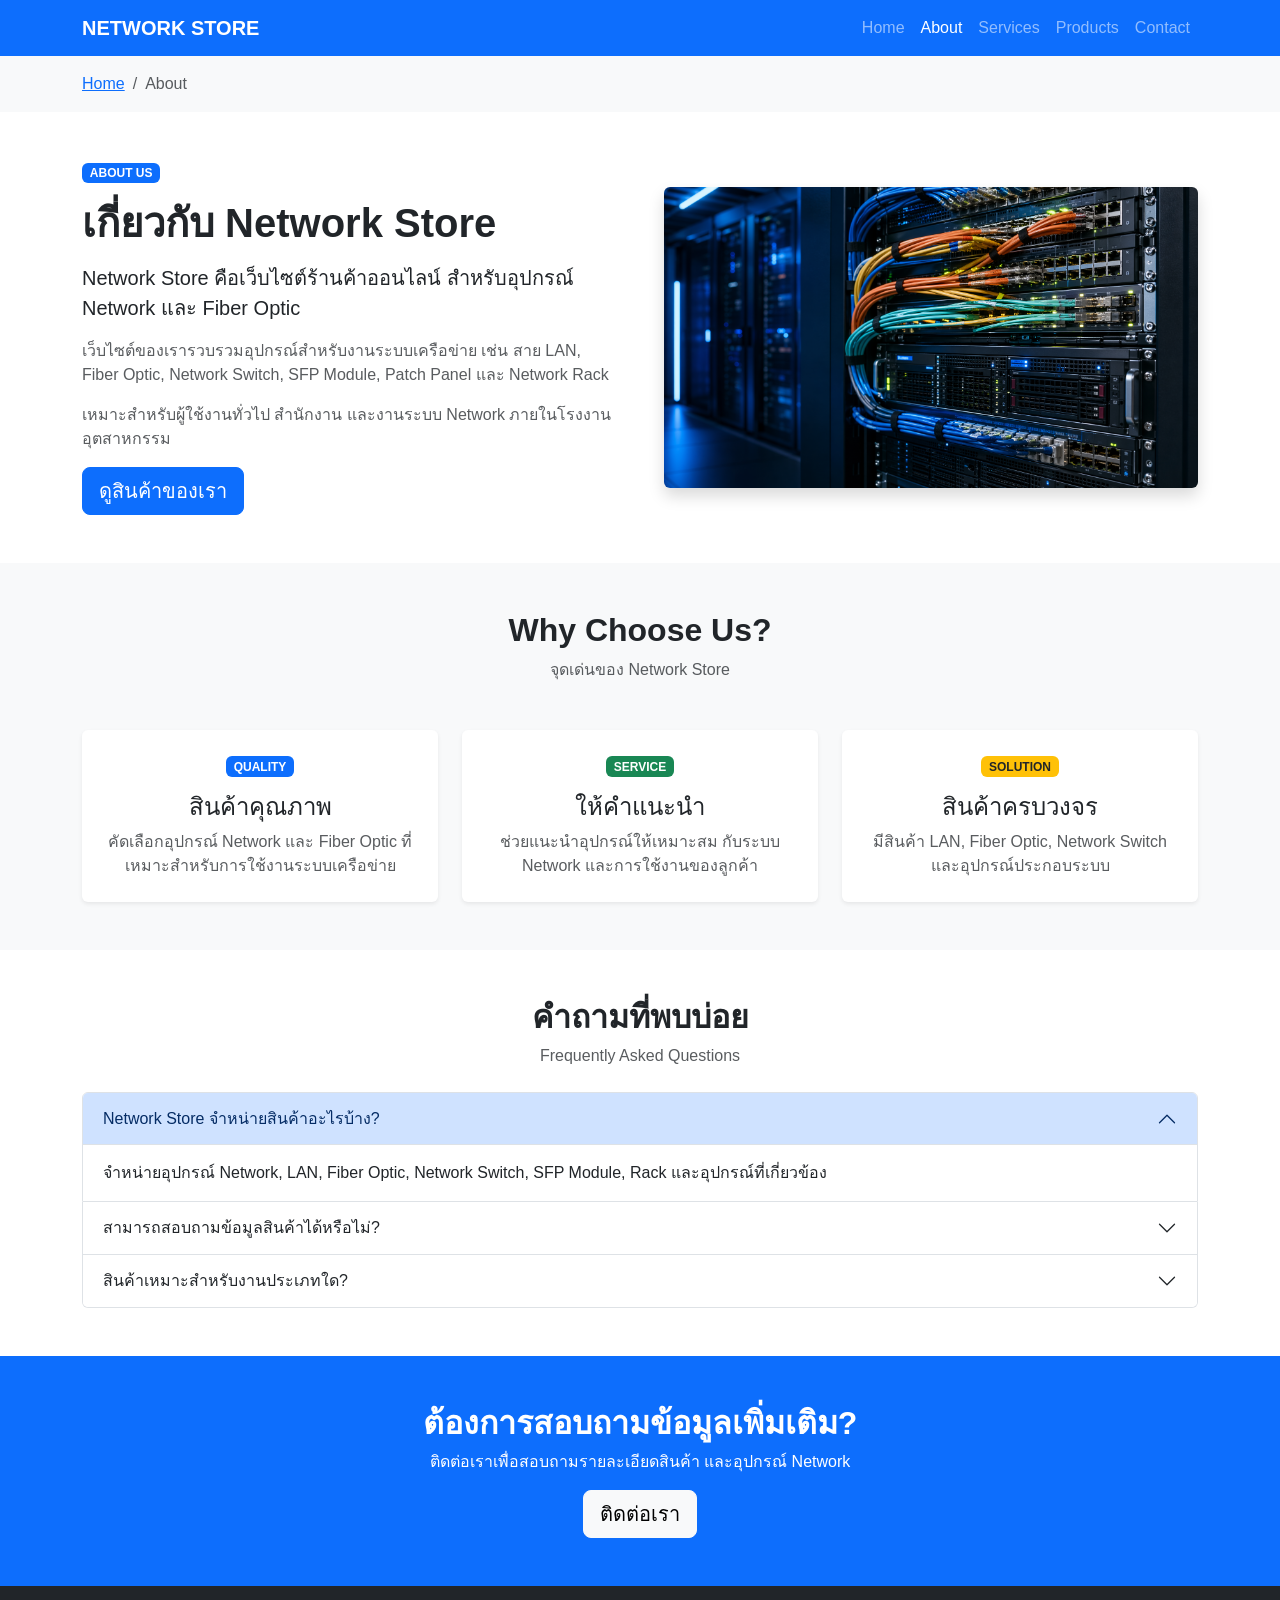
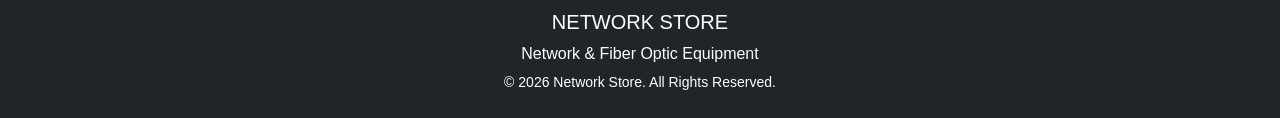
<file: about.html>
<!DOCTYPE html>

<!-- กำหนดภาษาหลักของเว็บไซต์เป็นภาษาไทย -->
<html lang="th">

<head>

    <!-- รองรับตัวอักษรภาษาไทย -->
    <meta charset="UTF-8">

    <!-- ทำให้เว็บไซต์ Responsive บนมือถือและ Tablet -->
    <meta name="viewport" content="width=device-width, initial-scale=1.0">

    <!-- ชื่อที่แสดงบน Tab ของ Browser -->
    <title>Network Store | About</title>


    <!-- ====================================================== -->
    <!-- BOOTSTRAP 5 CSS -->
    <!-- เรียกใช้ Bootstrap ผ่าน CDN -->
    <!-- ====================================================== -->
    <link href="https://cdn.jsdelivr.net/npm/bootstrap@5.3.8/dist/css/bootstrap.min.css"
          rel="stylesheet">


    <!-- ====================================================== -->
    <!-- CUSTOM CSS -->
    <!-- เรียกใช้ CSS ที่เราเขียนเอง -->
    <!-- ====================================================== -->
    <link rel="stylesheet" href="css/style.css">

</head>


<body>


<!-- ====================================================== -->
<!-- NAVBAR -->
<!-- เมนูหลักด้านบนของเว็บไซต์ -->
<!-- ====================================================== -->

<!--
navbar           = Bootstrap Navbar
navbar-expand-lg = หน้าจอใหญ่แสดงเมนูปกติ
                    หน้าจอเล็กเปลี่ยนเป็น Hamburger Menu
navbar-dark      = รูปแบบข้อความสำหรับพื้นหลังเข้ม
bg-primary       = พื้นหลังสี Primary
sticky-top       = Navbar ติดด้านบนเมื่อ Scroll
-->
<nav class="navbar navbar-expand-lg navbar-dark bg-primary sticky-top">

    <div class="container">

        <!-- ชื่อเว็บไซต์ / Logo -->
        <a class="navbar-brand fw-bold" href="index.html">
            NETWORK STORE
        </a>


        <!-- ปุ่ม Hamburger Menu สำหรับหน้าจอขนาดเล็ก -->
        <button class="navbar-toggler"
                type="button"
                data-bs-toggle="collapse"
                data-bs-target="#navbarMenu">

            <span class="navbar-toggler-icon"></span>

        </button>


        <!-- เมนูที่จะย่อ/ขยายเมื่ออยู่บน Mobile -->
        <div class="collapse navbar-collapse" id="navbarMenu">

            <!-- ms-auto = จัดเมนูไปทางขวา -->
            <ul class="navbar-nav ms-auto">


                <!-- Home -->
                <li class="nav-item">
                    <a class="nav-link" href="index.html">
                        Home
                    </a>
                </li>


                <!-- About -->
                <!-- active แสดงว่าปัจจุบันอยู่หน้า About -->
                <li class="nav-item">
                    <a class="nav-link active" href="about.html">
                        About
                    </a>
                </li>


                <!-- Services -->
                <li class="nav-item">
                    <a class="nav-link" href="services.html">
                        Services
                    </a>
                </li>


                <!-- Products -->
                <li class="nav-item">
                    <a class="nav-link" href="product.html">
                        Products
                    </a>
                </li>


                <!-- Contact -->
                <li class="nav-item">
                    <a class="nav-link" href="contact.html">
                        Contact
                    </a>
                </li>

            </ul>

        </div>

    </div>

</nav>



<!-- ====================================================== -->
<!-- BREADCRUMB -->
<!-- ใช้แสดงตำแหน่งของหน้าปัจจุบัน -->
<!-- เช่น Home > About -->
<!-- ====================================================== -->

<section class="bg-light py-3">

    <div class="container">

        <nav aria-label="breadcrumb">

            <ol class="breadcrumb mb-0">

                <!-- Link กลับหน้า Home -->
                <li class="breadcrumb-item">
                    <a href="index.html">Home</a>
                </li>

                <!-- หน้าปัจจุบัน -->
                <li class="breadcrumb-item active"
                    aria-current="page">
                    About
                </li>

            </ol>

        </nav>

    </div>

</section>



<!-- ====================================================== -->
<!-- ABOUT HEADER -->
<!-- ส่วนหัวของหน้า About -->
<!-- ====================================================== -->

<section class="py-5">

    <div class="container">

        <!-- Bootstrap Grid -->
        <div class="row align-items-center g-5">


            <!-- ================================================= -->
            <!-- ฝั่งซ้าย : ข้อความเกี่ยวกับร้าน -->
            <!-- ================================================= -->

            <!--
            col-lg-6 หมายถึง
            หน้าจอ Large ใช้พื้นที่ 6 จาก 12 Column
            หรือครึ่งหนึ่งของหน้าจอ
            -->
            <div class="col-lg-6">


                <!-- Badge -->
                <span class="badge bg-primary mb-3">
                    ABOUT US
                </span>


                <!-- หัวข้อหลัก -->
                <h1 class="fw-bold mb-3">
                    เกี่ยวกับ Network Store
                </h1>


                <!-- คำอธิบายเว็บไซต์ -->
                <p class="lead">
                    Network Store คือเว็บไซต์ร้านค้าออนไลน์
                    สำหรับอุปกรณ์ Network และ Fiber Optic
                </p>


                <p class="text-muted">

                    เว็บไซต์ของเรารวบรวมอุปกรณ์สำหรับงานระบบเครือข่าย
                    เช่น สาย LAN, Fiber Optic, Network Switch,
                    SFP Module, Patch Panel และ Network Rack

                </p>


                <p class="text-muted">

                    เหมาะสำหรับผู้ใช้งานทั่วไป สำนักงาน
                    และงานระบบ Network ภายในโรงงานอุตสาหกรรม

                </p>


                <!--
                Button ของ Bootstrap
                เมื่อกดจะไปหน้า Products
                -->
                <a href="product.html"
                   class="btn btn-primary btn-lg">

                    ดูสินค้าของเรา

                </a>

            </div>



            <!-- ================================================= -->
            <!-- ฝั่งขวา : รูปภาพ -->
            <!-- ================================================= -->

            <div class="col-lg-6 text-center">


                <!--
                img-fluid = รูป Responsive
                rounded   = มุมรูปโค้ง
                shadow    = เพิ่มเงา
                -->
                <img src="images/about-network.png"
                     class="img-fluid rounded shadow"
                     alt="Network Equipment">

            </div>

        </div>

    </div>

</section>



<!-- ====================================================== -->
<!-- INFORMATION CARDS -->
<!-- Card แสดงจุดเด่นของเว็บไซต์ -->
<!-- ====================================================== -->

<section class="bg-light py-5">

    <div class="container">


        <!-- หัวข้อ -->
        <div class="text-center mb-5">

            <h2 class="fw-bold">
                Why Choose Us?
            </h2>

            <p class="text-muted">
                จุดเด่นของ Network Store
            </p>

        </div>



        <!-- Bootstrap Grid -->
        <div class="row g-4">


            <!-- ================================================= -->
            <!-- CARD 1 -->
            <!-- ================================================= -->

            <div class="col-md-4">

                <!--
                h-100     = Card สูงเท่ากัน
                shadow-sm = เพิ่มเงาเล็กน้อย
                -->
                <div class="card h-100 shadow-sm text-center">

                    <div class="card-body p-4">

                        <!-- Badge -->
                        <span class="badge bg-primary mb-3">
                            QUALITY
                        </span>

                        <h4 class="card-title">
                            สินค้าคุณภาพ
                        </h4>

                        <p class="card-text text-muted">

                            คัดเลือกอุปกรณ์ Network และ Fiber Optic
                            ที่เหมาะสำหรับการใช้งานระบบเครือข่าย

                        </p>

                    </div>

                </div>

            </div>



            <!-- ================================================= -->
            <!-- CARD 2 -->
            <!-- ================================================= -->

            <div class="col-md-4">

                <div class="card h-100 shadow-sm text-center">

                    <div class="card-body p-4">

                        <span class="badge bg-success mb-3">
                            SERVICE
                        </span>

                        <h4 class="card-title">
                            ให้คำแนะนำ
                        </h4>

                        <p class="card-text text-muted">

                            ช่วยแนะนำอุปกรณ์ให้เหมาะสม
                            กับระบบ Network และการใช้งานของลูกค้า

                        </p>

                    </div>

                </div>

            </div>



            <!-- ================================================= -->
            <!-- CARD 3 -->
            <!-- ================================================= -->

            <div class="col-md-4">

                <div class="card h-100 shadow-sm text-center">

                    <div class="card-body p-4">

                        <span class="badge bg-warning text-dark mb-3">
                            SOLUTION
                        </span>

                        <h4 class="card-title">
                            สินค้าครบวงจร
                        </h4>

                        <p class="card-text text-muted">

                            มีสินค้า LAN, Fiber Optic,
                            Network Switch และอุปกรณ์ประกอบระบบ

                        </p>

                    </div>

                </div>

            </div>


        </div>

    </div>

</section>



<!-- ====================================================== -->
<!-- ACCORDION -->
<!-- Component สำหรับซ่อน/แสดงข้อมูล -->
<!-- ====================================================== -->

<section class="py-5">

    <div class="container">


        <!-- หัวข้อ -->
        <div class="text-center mb-4">

            <h2 class="fw-bold">
                คำถามที่พบบ่อย
            </h2>

            <p class="text-muted">
                Frequently Asked Questions
            </p>

        </div>



        <!-- Accordion หลัก -->
        <div class="accordion"
             id="aboutAccordion">


            <!-- ================================================= -->
            <!-- ACCORDION ITEM 1 -->
            <!-- ================================================= -->

            <div class="accordion-item">

                <h2 class="accordion-header">

                    <!--
                    data-bs-toggle="collapse"
                    ใช้ JavaScript ของ Bootstrap
                    เพื่อเปิด/ปิดเนื้อหา
                    -->
                    <button class="accordion-button"
                            type="button"
                            data-bs-toggle="collapse"
                            data-bs-target="#collapseOne">

                        Network Store จำหน่ายสินค้าอะไรบ้าง?

                    </button>

                </h2>


                <!-- เนื้อหาที่เปิด/ปิด -->
                <!-- show = เปิดรายการแรกไว้เป็นค่าเริ่มต้น -->
                <div id="collapseOne"
                     class="accordion-collapse collapse show"
                     data-bs-parent="#aboutAccordion">

                    <div class="accordion-body">

                        จำหน่ายอุปกรณ์ Network, LAN,
                        Fiber Optic, Network Switch,
                        SFP Module, Rack และอุปกรณ์ที่เกี่ยวข้อง

                    </div>

                </div>

            </div>



            <!-- ================================================= -->
            <!-- ACCORDION ITEM 2 -->
            <!-- ================================================= -->

            <div class="accordion-item">

                <h2 class="accordion-header">

                    <button class="accordion-button collapsed"
                            type="button"
                            data-bs-toggle="collapse"
                            data-bs-target="#collapseTwo">

                        สามารถสอบถามข้อมูลสินค้าได้หรือไม่?

                    </button>

                </h2>


                <div id="collapseTwo"
                     class="accordion-collapse collapse"
                     data-bs-parent="#aboutAccordion">

                    <div class="accordion-body">

                        สามารถสอบถามรายละเอียดสินค้า
                        ผ่านหน้า Contact ของเว็บไซต์ได้

                    </div>

                </div>

            </div>



            <!-- ================================================= -->
            <!-- ACCORDION ITEM 3 -->
            <!-- ================================================= -->

            <div class="accordion-item">

                <h2 class="accordion-header">

                    <button class="accordion-button collapsed"
                            type="button"
                            data-bs-toggle="collapse"
                            data-bs-target="#collapseThree">

                        สินค้าเหมาะสำหรับงานประเภทใด?

                    </button>

                </h2>


                <div id="collapseThree"
                     class="accordion-collapse collapse"
                     data-bs-parent="#aboutAccordion">

                    <div class="accordion-body">

                        เหมาะสำหรับบ้าน สำนักงาน
                        ระบบ CCTV และระบบ Network
                        ภายในโรงงานอุตสาหกรรม

                    </div>

                </div>

            </div>


        </div>

    </div>

</section>



<!-- ====================================================== -->
<!-- CALL TO ACTION -->
<!-- ชักชวนผู้ใช้งานให้ไปหน้า Contact -->
<!-- ====================================================== -->

<section class="bg-primary text-white py-5">

    <div class="container text-center">

        <h2 class="fw-bold">
            ต้องการสอบถามข้อมูลเพิ่มเติม?
        </h2>

        <p>
            ติดต่อเราเพื่อสอบถามรายละเอียดสินค้า
            และอุปกรณ์ Network
        </p>


        <!-- Button ไปหน้า Contact -->
        <a href="contact.html"
           class="btn btn-light btn-lg">

            ติดต่อเรา

        </a>

    </div>

</section>



<!-- ====================================================== -->
<!-- FOOTER -->
<!-- ส่วนล่างของเว็บไซต์ -->
<!-- ====================================================== -->

<footer class="bg-dark text-white py-4">

    <div class="container text-center">

        <h5>
            NETWORK STORE
        </h5>

        <p class="mb-1">
            Network & Fiber Optic Equipment
        </p>

        <small>
            © 2026 Network Store. All Rights Reserved.
        </small>

    </div>

</footer>



<!-- ====================================================== -->
<!-- BOOTSTRAP JAVASCRIPT -->
<!-- ====================================================== -->

<!--
Bootstrap JavaScript Bundle

ทำให้ Component ที่ต้องใช้ JavaScript ทำงาน เช่น

- Hamburger Menu
- Accordion
- Modal
- Carousel
- Dropdown
-->
<script src="https://cdn.jsdelivr.net/npm/bootstrap@5.3.8/dist/js/bootstrap.bundle.min.js">
</script>


</body>
</html>
</file>
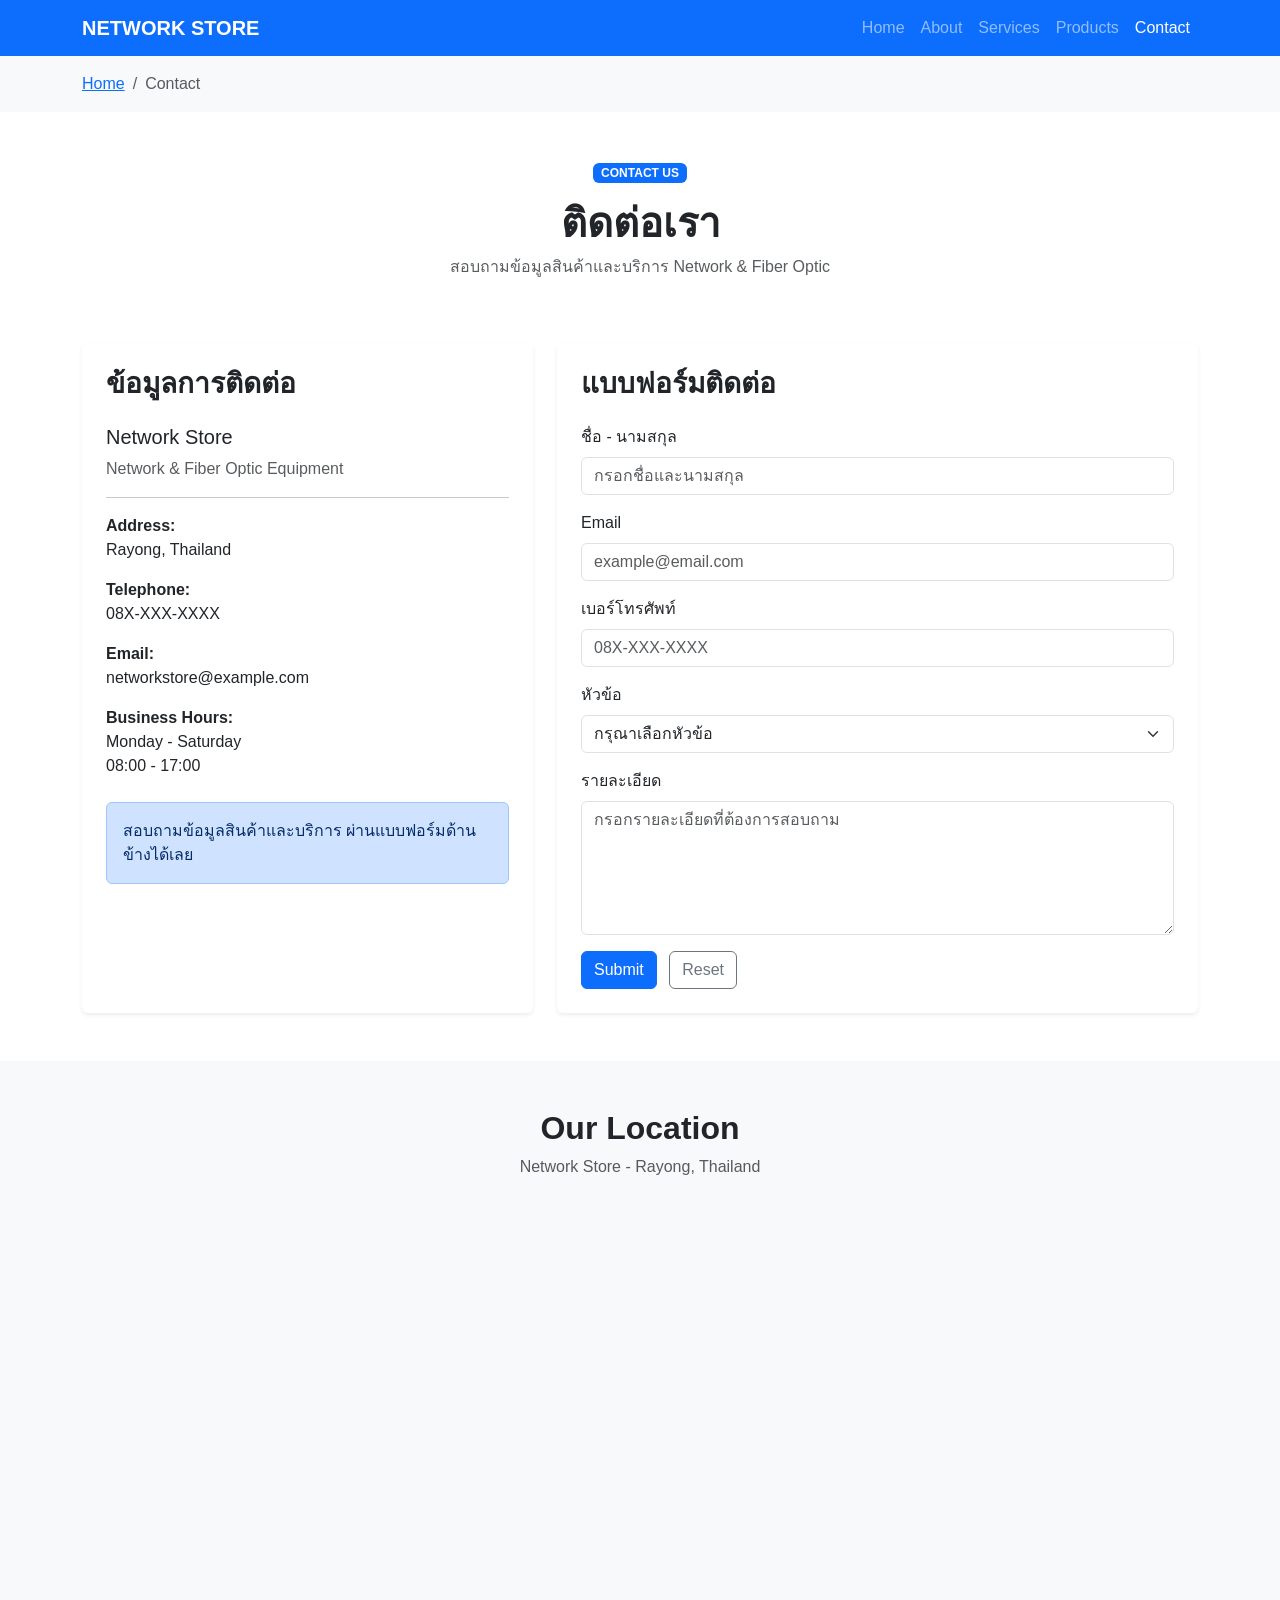
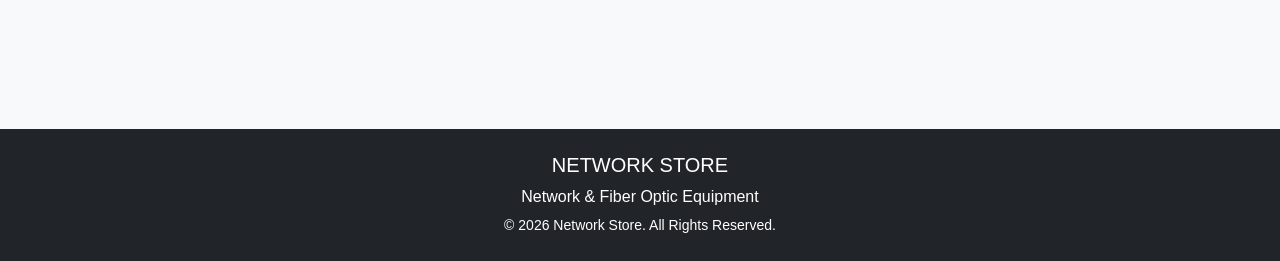
<file: contact.html>
<!DOCTYPE html>
<html lang="th">

<head>

    <!-- รองรับตัวอักษรภาษาไทย -->
    <meta charset="UTF-8">

    <!-- ทำให้เว็บไซต์ Responsive บน Desktop / Tablet / Mobile -->
    <meta name="viewport" content="width=device-width, initial-scale=1.0">

    <!-- ชื่อที่แสดงบน Tab ของ Browser -->
    <title>Network Store | Contact</title>

    <!-- เรียกใช้งาน Bootstrap 5 CSS ผ่าน CDN -->
    <link href="https://cdn.jsdelivr.net/npm/bootstrap@5.3.8/dist/css/bootstrap.min.css"
          rel="stylesheet">

    <!-- เรียกใช้ CSS ที่เราเขียนเอง -->
    <link rel="stylesheet" href="css/style.css">

</head>


<body>


<!-- ====================================================== -->
<!-- NAVBAR : เมนูหลักด้านบนของเว็บไซต์ -->
<!-- ====================================================== -->

<nav class="navbar navbar-expand-lg navbar-dark bg-primary sticky-top">

    <div class="container">

        <!-- ชื่อเว็บไซต์ / Brand -->
        <a class="navbar-brand fw-bold" href="index.html">
            NETWORK STORE
        </a>

        <!--
        ปุ่ม Hamburger Menu
        จะแสดงเมื่อเปิดเว็บไซต์บนหน้าจอขนาดเล็ก
        -->
        <button class="navbar-toggler"
                type="button"
                data-bs-toggle="collapse"
                data-bs-target="#navbarMenu">

            <span class="navbar-toggler-icon"></span>

        </button>


        <!-- เมนูหลัก -->
        <div class="collapse navbar-collapse" id="navbarMenu">

            <!-- ms-auto = จัดเมนูไปด้านขวา -->
            <ul class="navbar-nav ms-auto">

                <li class="nav-item">
                    <a class="nav-link" href="index.html">
                        Home
                    </a>
                </li>

                <li class="nav-item">
                    <a class="nav-link" href="about.html">
                        About
                    </a>
                </li>

                <li class="nav-item">
                    <a class="nav-link" href="services.html">
                        Services
                    </a>
                </li>

                <li class="nav-item">
                    <a class="nav-link" href="product.html">
                        Products
                    </a>
                </li>

                <!--
                active หมายถึง
                ขณะนี้ผู้ใช้อยู่หน้า Contact
                -->
                <li class="nav-item">
                    <a class="nav-link active" href="contact.html">
                        Contact
                    </a>
                </li>

            </ul>

        </div>

    </div>

</nav>



<!-- ====================================================== -->
<!-- BREADCRUMB -->
<!-- แสดงตำแหน่งของหน้าปัจจุบัน -->
<!-- Home > Contact -->
<!-- ====================================================== -->

<section class="bg-light py-3">

    <div class="container">

        <nav aria-label="breadcrumb">

            <ol class="breadcrumb mb-0">

                <!-- กลับหน้า Home -->
                <li class="breadcrumb-item">
                    <a href="index.html">
                        Home
                    </a>
                </li>

                <!-- หน้าปัจจุบัน -->
                <li class="breadcrumb-item active"
                    aria-current="page">

                    Contact

                </li>

            </ol>

        </nav>

    </div>

</section>



<!-- ====================================================== -->
<!-- CONTACT HEADER -->
<!-- ส่วนหัวของหน้า Contact -->
<!-- ====================================================== -->

<section class="py-5 text-center">

    <div class="container">

        <!-- Bootstrap Badge -->
        <span class="badge bg-primary mb-3">
            CONTACT US
        </span>

        <!-- หัวข้อหลัก -->
        <h1 class="fw-bold">
            ติดต่อเรา
        </h1>

        <!-- คำอธิบาย -->
        <p class="text-muted">

            สอบถามข้อมูลสินค้าและบริการ
            Network & Fiber Optic

        </p>

    </div>

</section>



<!-- ====================================================== -->
<!-- CONTACT SECTION -->
<!-- แบ่งเป็น 2 Column -->
<!-- ซ้าย = ข้อมูลติดต่อ -->
<!-- ขวา = Contact Form -->
<!-- ====================================================== -->

<section class="pb-5">

    <div class="container">

        <!--
        row = Bootstrap Grid
        g-4 = ระยะห่างระหว่าง Column
        -->
        <div class="row g-4">


            <!-- ================================================= -->
            <!-- LEFT : CONTACT INFORMATION -->
            <!-- ================================================= -->

            <!--
            col-lg-5 =
            บนหน้าจอขนาดใหญ่ใช้พื้นที่ 5 จาก 12 Column
            -->
            <div class="col-lg-5">

                <!-- Card ข้อมูลติดต่อ -->
                <div class="card shadow-sm h-100">

                    <div class="card-body p-4">

                        <h3 class="fw-bold mb-4">
                            ข้อมูลการติดต่อ
                        </h3>


                        <!-- ชื่อร้าน -->
                        <h5>
                            Network Store
                        </h5>

                        <p class="text-muted">
                            Network & Fiber Optic Equipment
                        </p>

                        <hr>


                        <!-- ที่อยู่ -->
                        <p>
                            <strong>Address:</strong><br>

                            Rayong, Thailand
                        </p>


                        <!-- เบอร์โทรศัพท์ -->
                        <p>
                            <strong>Telephone:</strong><br>

                            08X-XXX-XXXX
                        </p>


                        <!-- Email -->
                        <p>
                            <strong>Email:</strong><br>

                            networkstore@example.com
                        </p>


                        <!-- เวลาทำการ -->
                        <p>
                            <strong>Business Hours:</strong><br>

                            Monday - Saturday<br>
                            08:00 - 17:00
                        </p>


                        <!-- Bootstrap Alert -->
                        <!-- ใช้สำหรับแสดงข้อความที่ต้องการเน้น -->
                        <div class="alert alert-primary mt-4"
                             role="alert">

                            สอบถามข้อมูลสินค้าและบริการ
                            ผ่านแบบฟอร์มด้านข้างได้เลย

                        </div>

                    </div>

                </div>

            </div>



            <!-- ================================================= -->
            <!-- RIGHT : CONTACT FORM -->
            <!-- ================================================= -->

            <!--
            col-lg-7 =
            หน้าจอขนาดใหญ่ใช้พื้นที่ 7 จาก 12 Column
            -->
            <div class="col-lg-7">

                <div class="card shadow-sm">

                    <div class="card-body p-4">

                        <h3 class="fw-bold mb-4">
                            แบบฟอร์มติดต่อ
                        </h3>


                        <!--
                        form = แบบฟอร์มรับข้อมูลจากผู้ใช้งาน

                        action="#"
                        ตอนนี้ยังไม่มี Backend
                        จึงยังไม่ได้ส่งข้อมูลไป Database
                        -->
                        <form action="#">


                            <!-- ================================= -->
                            <!-- NAME -->
                            <!-- ================================= -->

                            <div class="mb-3">

                                <!-- Label ของช่องชื่อ -->
                                <label for="fullname"
                                       class="form-label">

                                    ชื่อ - นามสกุล

                                </label>


                                <!--
                                form-control =
                                Bootstrap Class สำหรับช่อง Input
                                -->
                                <input type="text"
                                       class="form-control"
                                       id="fullname"
                                       placeholder="กรอกชื่อและนามสกุล"
                                       required>

                            </div>



                            <!-- ================================= -->
                            <!-- EMAIL -->
                            <!-- ================================= -->

                            <div class="mb-3">

                                <label for="email"
                                       class="form-label">

                                    Email

                                </label>


                                <!--
                                type="email"
                                Browser จะช่วยตรวจรูปแบบ Email
                                -->
                                <input type="email"
                                       class="form-control"
                                       id="email"
                                       placeholder="example@email.com"
                                       required>

                            </div>



                            <!-- ================================= -->
                            <!-- TELEPHONE -->
                            <!-- ================================= -->

                            <div class="mb-3">

                                <label for="phone"
                                       class="form-label">

                                    เบอร์โทรศัพท์

                                </label>


                                <!--
                                type="tel"
                                ใช้สำหรับรับข้อมูลหมายเลขโทรศัพท์
                                -->
                                <input type="tel"
                                       class="form-control"
                                       id="phone"
                                       placeholder="08X-XXX-XXXX"
                                       required>

                            </div>



                            <!-- ================================= -->
                            <!-- SUBJECT -->
                            <!-- ================================= -->

                            <div class="mb-3">

                                <label for="subject"
                                       class="form-label">

                                    หัวข้อ

                                </label>


                                <!--
                                select =
                                ให้ผู้ใช้งานเลือกหัวข้อจากรายการ
                                -->
                                <select class="form-select"
                                        id="subject"
                                        required>

                                    <!-- ค่าเริ่มต้น -->
                                    <option value=""
                                            selected
                                            disabled>

                                        กรุณาเลือกหัวข้อ

                                    </option>

                                    <option value="product">
                                        สอบถามสินค้า
                                    </option>

                                    <option value="service">
                                        สอบถามบริการ
                                    </option>

                                    <option value="network">
                                        ระบบ Network
                                    </option>

                                    <option value="fiber">
                                        ระบบ Fiber Optic
                                    </option>

                                    <option value="other">
                                        อื่น ๆ
                                    </option>

                                </select>

                            </div>



                            <!-- ================================= -->
                            <!-- MESSAGE -->
                            <!-- ================================= -->

                            <div class="mb-3">

                                <label for="message"
                                       class="form-label">

                                    รายละเอียด

                                </label>


                                <!--
                                textarea =
                                ช่องสำหรับกรอกข้อความหลายบรรทัด

                                rows="5" =
                                กำหนดความสูงประมาณ 5 บรรทัด
                                -->
                                <textarea class="form-control"
                                          id="message"
                                          rows="5"
                                          placeholder="กรอกรายละเอียดที่ต้องการสอบถาม"
                                          required></textarea>

                            </div>



                            <!-- ================================= -->
                            <!-- SUBMIT BUTTON -->
                            <!-- ================================= -->

                            <!--
                            type="submit" =
                            ปุ่มสำหรับ Submit Form

                            btn-primary =
                            Bootstrap Button สี Primary
                            -->
                            <button type="submit"
                                    class="btn btn-primary">

                                Submit

                            </button>


                            <!-- ปุ่ม Reset ใช้ล้างข้อมูลใน Form -->
                            <button type="reset"
                                    class="btn btn-outline-secondary ms-2">

                                Reset

                            </button>


                        </form>

                    </div>

                </div>

            </div>


        </div>

    </div>

</section>



<!-- ====================================================== -->
<!-- LOCATION / MAP INFORMATION -->
<!-- โจทย์กำหนดให้มีแผนที่หรือข้อมูลการติดต่อ -->
<!-- เราใส่ Location Information เพิ่มอีกส่วน -->
<!-- ====================================================== -->

<section class="bg-light py-5">

    <div class="container">

        <div class="text-center mb-4">

            <h2 class="fw-bold">
                Our Location
            </h2>

            <p class="text-muted">
                Network Store - Rayong, Thailand
            </p>

        </div>


        <!--
        ratio ratio-21x9 =
        Bootstrap Ratio
        ช่วยกำหนดพื้นที่ให้ Responsive
        -->
        <div class="ratio ratio-21x9">

            <!--
            ใช้ Placeholder แทนแผนที่ก่อน
            เพื่อไม่ต้องใช้ Google Maps API
            -->
           <!-- ส่วนแสดงแผนที่ Google Maps -->
<!-- Bootstrap Ratio ช่วยให้แผนที่ปรับขนาดตามหน้าจอ -->

<div class="ratio ratio-21x9">

    <!-- แสดงแผนที่จังหวัดระยอง -->
    <iframe
        src="https://www.google.com/maps?q=Rayong,Thailand&output=embed"
        title="Network Store Location"
        style="border:0;"
        loading="lazy"
        allowfullscreen>
    </iframe>

</div>

            </div>

        </div>

    </div>

</section>



<!-- ====================================================== -->
<!-- FOOTER -->
<!-- ส่วนล่างสุดของเว็บไซต์ -->
<!-- ====================================================== -->

<footer class="bg-dark text-white py-4">

    <div class="container text-center">

        <h5>
            NETWORK STORE
        </h5>

        <p class="mb-1">
            Network & Fiber Optic Equipment
        </p>

        <small>
            © 2026 Network Store. All Rights Reserved.
        </small>

    </div>

</footer>



<!-- ====================================================== -->
<!-- BOOTSTRAP JAVASCRIPT -->
<!-- ====================================================== -->

<!--
Bootstrap JavaScript Bundle

ใช้ทำให้ Component ที่ต้องใช้ JavaScript ทำงาน
เช่น
Navbar Collapse
Modal
Accordion
Carousel
Dropdown
-->
<script src="https://cdn.jsdelivr.net/npm/bootstrap@5.3.8/dist/js/bootstrap.bundle.min.js">
</script>


</body>

</html>
</file>
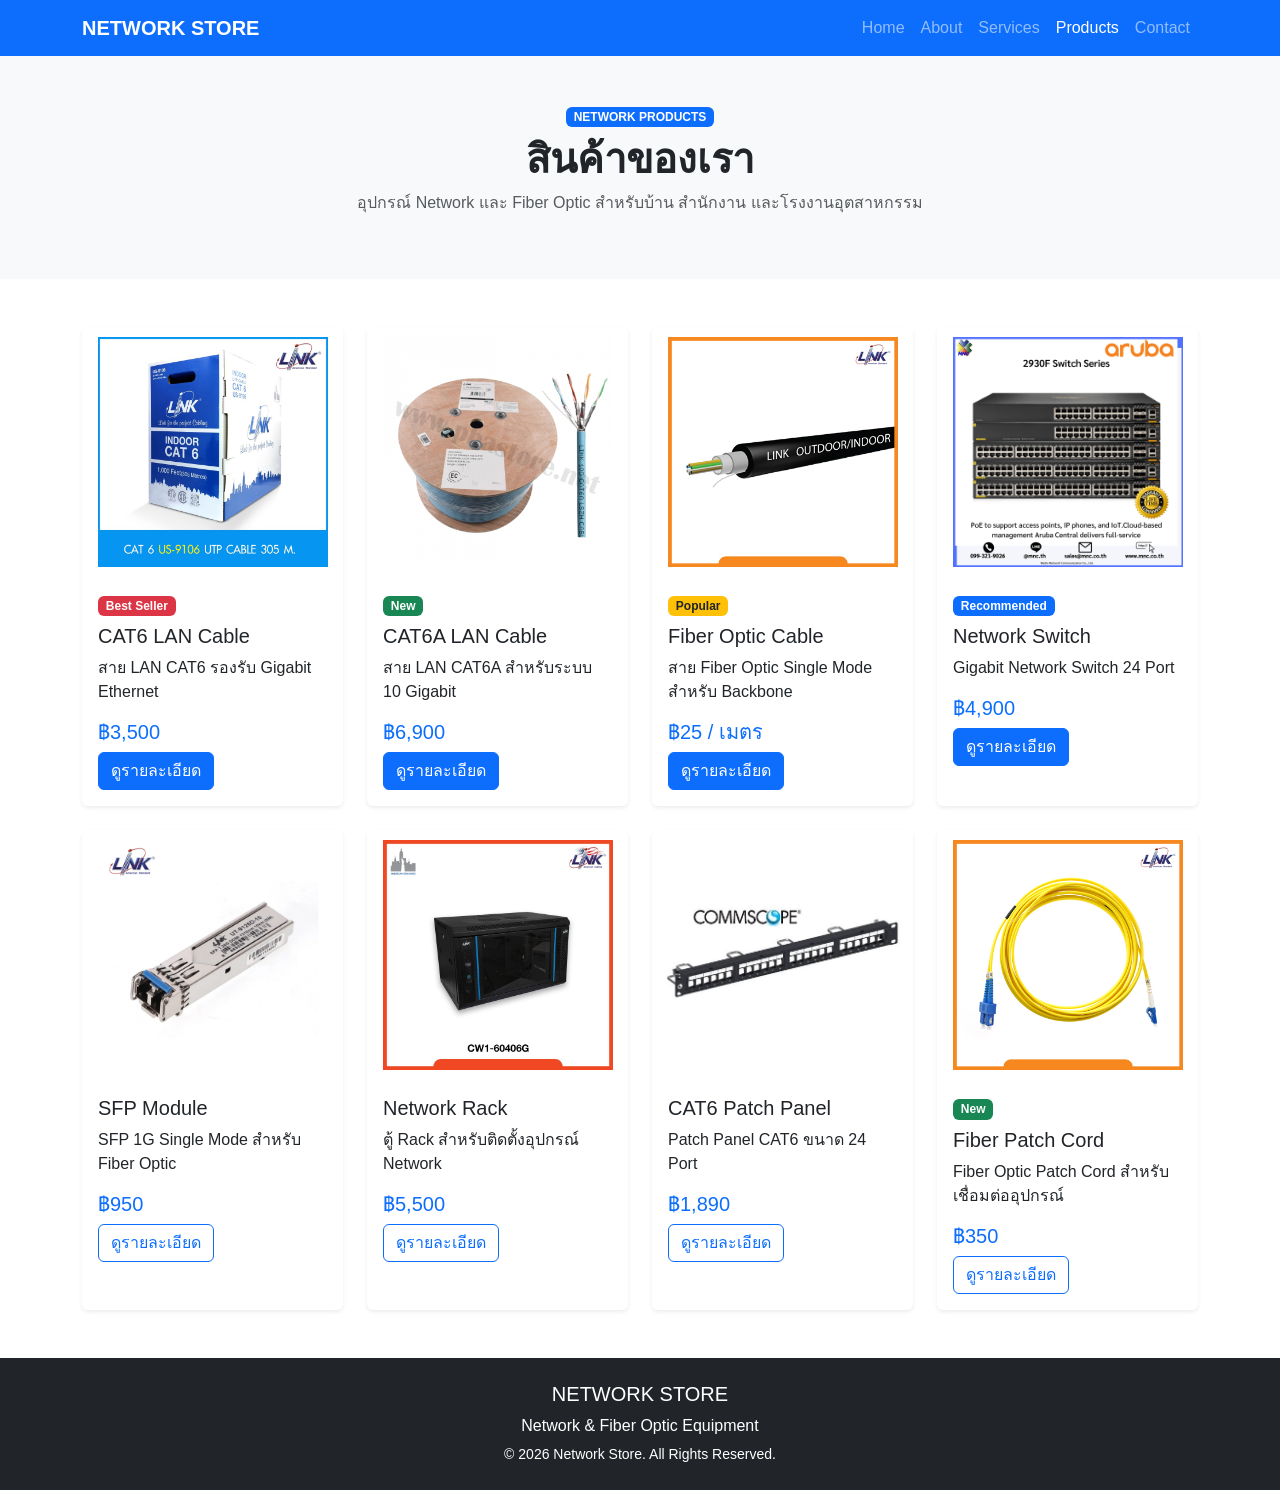
<file: product.html>
<!-- บอก Browser ว่าเอกสารนี้ใช้มาตรฐาน HTML5 -->
<!DOCTYPE html>

<!-- เริ่มต้นเอกสาร HTML และกำหนดภาษาหลักเป็นภาษาไทย -->
<html lang="th">

<head>

    <!-- กำหนด Encoding เป็น UTF-8 เพื่อรองรับภาษาไทย -->
    <meta charset="UTF-8">

    <!-- ทำให้เว็บไซต์ Responsive ตามขนาดหน้าจอ -->
    <!-- width=device-width = ความกว้างเว็บเท่ากับความกว้างอุปกรณ์ -->
    <!-- initial-scale=1.0 = กำหนดระดับ Zoom เริ่มต้นเป็น 100% -->
    <meta name="viewport"
          content="width=device-width, initial-scale=1.0">

    <!-- ชื่อเว็บไซต์ที่แสดงบน Tab ของ Browser -->
    <title>Network Store | Products</title>


    <!-- เรียกใช้งาน Bootstrap 5 CSS ผ่าน CDN -->
    <!-- Bootstrap ช่วยเรื่อง Layout, Responsive, Button, Card, Navbar ฯลฯ -->
    <link href="https://cdn.jsdelivr.net/npm/bootstrap@5.3.8/dist/css/bootstrap.min.css"
          rel="stylesheet">


    <!-- เรียกใช้ CSS ที่เราเขียนขึ้นเอง -->
    <!-- ใช้สำหรับปรับแต่งเว็บไซต์เพิ่มเติมจาก Bootstrap -->
    <link rel="stylesheet" href="css/style.css">

</head>


<body>


<!-- ====================================================== -->
<!-- NAVBAR : เมนูหลักด้านบนของเว็บไซต์ -->
<!-- ====================================================== -->

<!--
navbar             = เรียกใช้ Bootstrap Navbar
navbar-expand-lg   = หน้าจอขนาดใหญ่แสดงเมนูเต็ม
                      หน้าจอเล็กจะเปลี่ยนเป็น Hamburger Menu
navbar-dark        = ใช้ข้อความ Navbar สำหรับพื้นหลังสีเข้ม
bg-primary         = ใช้สี Primary ของ Bootstrap
sticky-top         = Navbar ติดอยู่ด้านบนเมื่อ Scroll
-->
<nav class="navbar navbar-expand-lg navbar-dark bg-primary sticky-top">

    <!-- container ใช้ควบคุมความกว้างและจัดเนื้อหาให้อยู่กึ่งกลาง -->
    <div class="container">


        <!-- navbar-brand ใช้สำหรับชื่อหรือ Logo ของเว็บไซต์ -->
        <!-- fw-bold ทำให้ตัวอักษรเป็นตัวหนา -->
        <a class="navbar-brand fw-bold" href="index.html">
            NETWORK STORE
        </a>


        <!-- ปุ่ม Hamburger Menu สำหรับ Tablet/Mobile -->
        <!-- data-bs-toggle="collapse" สั่งเปิด/ปิดเมนู -->
        <!-- data-bs-target="#navbarMenu" ระบุว่าจะควบคุม Element id navbarMenu -->
        <button class="navbar-toggler"
                type="button"
                data-bs-toggle="collapse"
                data-bs-target="#navbarMenu">

            <!-- Icon รูป Hamburger ของ Bootstrap -->
            <span class="navbar-toggler-icon"></span>

        </button>


        <!-- ส่วนของเมนูที่สามารถ Collapse ได้เมื่อหน้าจอเล็ก -->
        <div class="collapse navbar-collapse" id="navbarMenu">

            <!--
            navbar-nav = รูปแบบรายการเมนูของ Navbar
            ms-auto    = ดันเมนูไปทางขวามือ
            -->
            <ul class="navbar-nav ms-auto">


                <!-- เมนู Home -->
                <li class="nav-item">
                    <a class="nav-link" href="index.html">
                        Home
                    </a>
                </li>


                <!-- เมนู About -->
                <li class="nav-item">
                    <a class="nav-link" href="about.html">
                        About
                    </a>
                </li>


                <!-- เมนู Services -->
                <li class="nav-item">
                    <a class="nav-link" href="services.html">
                        Services
                    </a>
                </li>


                <!-- เมนู Products -->
                <!-- active หมายถึงหน้าที่กำลังเปิดอยู่ -->
                <li class="nav-item">
                    <a class="nav-link active" href="product.html">
                        Products
                    </a>
                </li>


                <!-- เมนู Contact -->
                <li class="nav-item">
                    <a class="nav-link" href="contact.html">
                        Contact
                    </a>
                </li>

            </ul>

        </div>

    </div>

</nav>



<!-- ====================================================== -->
<!-- HEADER : ส่วนหัวของหน้า Products -->
<!-- ====================================================== -->

<!--
bg-light = พื้นหลังสีอ่อน
py-5     = Padding ด้านบนและล่างระดับ 5
-->
<section class="bg-light py-5">

    <!-- text-center ทำให้ข้อความอยู่กึ่งกลาง -->
    <div class="container text-center">


        <!--
        badge      = Bootstrap Badge
        bg-primary = พื้นหลังสี Primary
        mb-2       = Margin ด้านล่างระดับ 2
        -->
        <span class="badge bg-primary mb-2">
            NETWORK PRODUCTS
        </span>


        <!--
        h1 = หัวข้อหลักของหน้า
        fw-bold = ตัวหนา
        -->
        <h1 class="fw-bold">
            สินค้าของเรา
        </h1>


        <!-- text-muted ทำให้ข้อความเป็นสีเทาอ่อน -->
        <p class="text-muted">
            อุปกรณ์ Network และ Fiber Optic
            สำหรับบ้าน สำนักงาน และโรงงานอุตสาหกรรม
        </p>

    </div>

</section>



<!-- ====================================================== -->
<!-- PRODUCTS : ส่วนแสดงรายการสินค้า -->
<!-- ====================================================== -->

<!-- py-5 เพิ่มพื้นที่ด้านบนและล่าง -->
<section class="py-5">

    <div class="container">


        <!--
        row = สร้างแถวของ Bootstrap Grid
        g-4 = กำหนดช่องว่างระหว่าง Column
        -->
        <div class="row g-4">


            <!-- ================================================= -->
            <!-- PRODUCT 1 : CAT6 LAN Cable -->
            <!-- ================================================= -->

            <!--
            Bootstrap ใช้ระบบ Grid 12 Columns

            col-lg-3 = หน้าจอ Large ใช้พื้นที่ 3/12
                       ดังนั้นแสดงได้ 4 สินค้าต่อแถว

            col-md-6 = หน้าจอ Medium ใช้พื้นที่ 6/12
                       ดังนั้นแสดงได้ 2 สินค้าต่อแถว

            หน้าจอ Mobile จะเรียงสินค้า 1 รายการต่อแถว
            -->
            <div class="col-lg-3 col-md-6">


                <!--
                card      = Bootstrap Card
                h-100     = Card สูงเต็มพื้นที่ Column
                shadow-sm = เพิ่มเงาเล็กน้อย
                -->
                <div class="card h-100 shadow-sm">


                    <!-- รูปภาพสินค้า -->
                    <!-- alt ใช้อธิบายรูปกรณีรูปไม่สามารถแสดงได้ -->
                    <img src="images/cat6.jpg"
                         class="card-img-top"
                         alt="CAT6 LAN Cable">


                    <!-- ส่วนเนื้อหาภายใน Card -->
                    <div class="card-body">


                        <!-- Badge แสดงว่าสินค้านี้ขายดี -->
                        <span class="badge bg-danger mb-2">
                            Best Seller
                        </span>


                        <!-- ชื่อสินค้า -->
                        <h5 class="card-title">
                            CAT6 LAN Cable
                        </h5>


                        <!-- รายละเอียดสินค้า -->
                        <p class="card-text">
                            สาย LAN CAT6 รองรับ Gigabit Ethernet
                        </p>


                        <!--
                        text-primary ทำให้ราคาเป็นสี Primary
                        ของ Bootstrap
                        -->
                        <h5 class="text-primary">
                            ฿3,500
                        </h5>


                        <!--
                        btn btn-primary = Bootstrap Button

                        data-bs-toggle="modal"
                        บอก Bootstrap ว่าปุ่มนี้ใช้เปิด Modal

                        data-bs-target="#productModal1"
                        ระบุ Modal ที่ต้องการเปิด
                        -->
                        <button class="btn btn-primary"
                                data-bs-toggle="modal"
                                data-bs-target="#productModal1">

                            ดูรายละเอียด

                        </button>

                    </div>

                </div>

            </div>



            <!-- ================================================= -->
            <!-- PRODUCT 2 : CAT6A LAN Cable -->
            <!-- ================================================= -->

            <div class="col-lg-3 col-md-6">

                <div class="card h-100 shadow-sm">

                    <!-- รูปสินค้า -->
                    <img src="images/cat6a.jpg"
                         class="card-img-top"
                         alt="CAT6A Cable">

                    <div class="card-body">

                        <!-- Badge สีเขียวแสดงสินค้าใหม่ -->
                        <span class="badge bg-success mb-2">
                            New
                        </span>

                        <!-- ชื่อสินค้า -->
                        <h5 class="card-title">
                            CAT6A LAN Cable
                        </h5>

                        <!-- รายละเอียดสินค้า -->
                        <p class="card-text">
                            สาย LAN CAT6A สำหรับระบบ 10 Gigabit
                        </p>

                        <!-- ราคาสินค้า -->
                        <h5 class="text-primary">
                            ฿6,900
                        </h5>

                        <!-- ปุ่มเปิด Modal หมายเลข 2 -->
                        <button class="btn btn-primary"
                                data-bs-toggle="modal"
                                data-bs-target="#productModal2">

                            ดูรายละเอียด

                        </button>

                    </div>

                </div>

            </div>



            <!-- ================================================= -->
            <!-- PRODUCT 3 : Fiber Optic Cable -->
            <!-- ================================================= -->

            <div class="col-lg-3 col-md-6">

                <div class="card h-100 shadow-sm">

                    <!-- รูป Fiber Optic -->
                    <img src="images/fiber.jpg"
                         class="card-img-top"
                         alt="Fiber Optic Cable">

                    <div class="card-body">

                        <!-- Badge สีเหลือง -->
                        <span class="badge bg-warning text-dark mb-2">
                            Popular
                        </span>

                        <!-- ชื่อสินค้า -->
                        <h5 class="card-title">
                            Fiber Optic Cable
                        </h5>

                        <!-- รายละเอียดสินค้า -->
                        <p class="card-text">
                            สาย Fiber Optic Single Mode สำหรับ Backbone
                        </p>

                        <!-- ราคาต่อเมตร -->
                        <h5 class="text-primary">
                            ฿25 / เมตร
                        </h5>

                        <!-- ปุ่มเปิด Modal Product 3 -->
                        <button class="btn btn-primary"
                                data-bs-toggle="modal"
                                data-bs-target="#productModal3">

                            ดูรายละเอียด

                        </button>

                    </div>

                </div>

            </div>



            <!-- ================================================= -->
            <!-- PRODUCT 4 : Network Switch -->
            <!-- ================================================= -->

            <div class="col-lg-3 col-md-6">

                <div class="card h-100 shadow-sm">

                    <!-- รูป Network Switch -->
                    <img src="images/switch.jpg"
                         class="card-img-top"
                         alt="Network Switch">

                    <div class="card-body">

                        <!-- Badge สินค้าแนะนำ -->
                        <span class="badge bg-primary mb-2">
                            Recommended
                        </span>

                        <!-- ชื่อสินค้า -->
                        <h5 class="card-title">
                            Network Switch
                        </h5>

                        <!-- รายละเอียดสินค้า -->
                        <p class="card-text">
                            Gigabit Network Switch 24 Port
                        </p>

                        <!-- ราคา -->
                        <h5 class="text-primary">
                            ฿4,900
                        </h5>

                        <!-- ปุ่มเปิด Modal Product 4 -->
                        <button class="btn btn-primary"
                                data-bs-toggle="modal"
                                data-bs-target="#productModal4">

                            ดูรายละเอียด

                        </button>

                    </div>

                </div>

            </div>



            <!-- ================================================= -->
            <!-- PRODUCT 5 : SFP Module -->
            <!-- ================================================= -->

            <div class="col-lg-3 col-md-6">

                <div class="card h-100 shadow-sm">

                    <img src="images/sfp.jpg"
                         class="card-img-top"
                         alt="SFP Module">

                    <div class="card-body">

                        <h5 class="card-title">
                            SFP Module
                        </h5>

                        <p class="card-text">
                            SFP 1G Single Mode สำหรับ Fiber Optic
                        </p>

                        <h5 class="text-primary">
                            ฿950
                        </h5>

                        <!--
                        btn-outline-primary =
                        ปุ่มพื้นหลังขาวและเส้นขอบสี Primary
                        -->
                        <!-- ปุ่มเปิด Modal หมายเลข 5 : SFP Module -->
                        <button type="button"
        class="btn btn-outline-primary"
        data-bs-toggle="modal"
        data-bs-target="#productModal5">
    ดูรายละเอียด
</button>

                    </div>

                </div>

            </div>



            <!-- ================================================= -->
            <!-- PRODUCT 6 : Network Rack -->
            <!-- ================================================= -->

            <div class="col-lg-3 col-md-6">

                <div class="card h-100 shadow-sm">

                    <img src="images/rack.jpg"
                         class="card-img-top"
                         alt="Network Rack">

                    <div class="card-body">

                        <h5 class="card-title">
                            Network Rack
                        </h5>

                        <p class="card-text">
                            ตู้ Rack สำหรับติดตั้งอุปกรณ์ Network
                        </p>

                        <h5 class="text-primary">
                            ฿5,500
                        </h5>

                        <!-- ปุ่มเปิด Modal หมายเลข 6 : Network Rack -->
                        <button type="button"
                                class="btn btn-outline-primary"
                                data-bs-toggle="modal"
                                data-bs-target="#productModal6">    
                            ดูรายละเอียด
                        </button>

                    </div>

                </div>

            </div>



            <!-- ================================================= -->
            <!-- PRODUCT 7 : CAT6 Patch Panel -->
            <!-- ================================================= -->

            <div class="col-lg-3 col-md-6">

                <div class="card h-100 shadow-sm">

                    <img src="images/patch-panel.jpg"
                         class="card-img-top"
                         alt="Patch Panel">

                    <div class="card-body">

                        <h5 class="card-title">
                            CAT6 Patch Panel
                        </h5>

                        <p class="card-text">
                            Patch Panel CAT6 ขนาด 24 Port
                        </p>

                        <h5 class="text-primary">
                            ฿1,890
                        </h5>

                        <!-- ปุ่มเปิด Modal หมายเลข 7 : CAT6 Patch Panel -->
                        <button type="button"
                        class="btn btn-outline-primary"
                        data-bs-toggle="modal"
        data-bs-target="#productModal7">
    ดูรายละเอียด
</button>

                    </div>

                </div>

            </div>



            <!-- ================================================= -->
            <!-- PRODUCT 8 : Fiber Patch Cord -->
            <!-- ================================================= -->

            <div class="col-lg-3 col-md-6">

                <div class="card h-100 shadow-sm">

                    <img src="images/patch-cord.jpg"
                         class="card-img-top"
                         alt="Fiber Patch Cord">

                    <div class="card-body">

                        <!-- Badge แสดงสินค้าใหม่ -->
                        <span class="badge bg-success mb-2">
                            New
                        </span>

                        <h5 class="card-title">
                            Fiber Patch Cord
                        </h5>

                        <p class="card-text">
                            Fiber Optic Patch Cord สำหรับเชื่อมต่ออุปกรณ์
                        </p>

                        <h5 class="text-primary">
                            ฿350
                        </h5>

                        <!-- ปุ่มเปิด Modal หมายเลข 8 : Fiber Patch Cord -->
                        <button type="button"
                                class="btn btn-outline-primary"
                                data-bs-toggle="modal"
                                data-bs-target="#productModal8">
                            ดูรายละเอียด
                        </button>

                    </div>

                </div>

            </div>


        </div>
        <!-- จบ Bootstrap Row -->

    </div>
    <!-- จบ Container -->

</section>
<!-- จบส่วน Products -->



<!-- ====================================================== -->
<!-- MODAL PRODUCT 1 -->
<!-- หน้าต่าง Popup สำหรับแสดงรายละเอียดสินค้า -->
<!-- ====================================================== -->

<!--
modal fade = สร้าง Bootstrap Modal พร้อม Animation
id="productModal1" ต้องตรงกับ data-bs-target ของปุ่ม
-->
<div class="modal fade"
     id="productModal1"
     tabindex="-1">


    <!--
    modal-dialog = กล่องหลักของ Modal
    modal-dialog-centered = แสดง Modal กึ่งกลางหน้าจอ
    -->
    <div class="modal-dialog modal-dialog-centered">


        <!-- เนื้อหาทั้งหมดของ Modal -->
        <div class="modal-content">


            <!-- ส่วนหัว Modal -->
            <div class="modal-header">

                <!-- ชื่อสินค้า -->
                <h5 class="modal-title">
                    CAT6 LAN Cable
                </h5>


                <!--
                btn-close = ปุ่ม X

                data-bs-dismiss="modal"
                ใช้สั่งปิด Modal
                -->
                <button type="button"
                        class="btn-close"
                        data-bs-dismiss="modal">
                </button>

            </div>


            <!-- ส่วนเนื้อหา Modal -->
            <div class="modal-body">


                <!--
                img-fluid = ทำให้รูป Responsive
                rounded   = ทำมุมรูปให้โค้ง
                mb-3      = Margin ด้านล่าง
                -->
                <img src="images/cat6.jpg"
                     class="img-fluid rounded mb-3"
                     alt="CAT6">


                <!-- รายละเอียดสินค้า -->
                <p>
                    สาย LAN CAT6 สำหรับติดตั้งระบบ Network
                    รองรับความเร็ว Gigabit Ethernet
                    เหมาะสำหรับสำนักงาน บ้าน และโรงงาน
                </p>


                <!-- ราคา -->
                <h5 class="text-primary">
                    ราคา ฿3,500
                </h5>

            </div>


            <!-- ส่วนล่างของ Modal -->
            <div class="modal-footer">


                <!-- ปุ่มปิด Modal -->
                <button class="btn btn-secondary"
                        data-bs-dismiss="modal">

                    ปิด

                </button>


                <!-- ไปหน้า Contact -->
                <a href="contact.html"
                   class="btn btn-primary">

                    สอบถามสินค้า

                </a>

            </div>

        </div>

    </div>

</div>
<!-- จบ Modal -->



<!-- ====================================================== -->
<!-- FOOTER : ส่วนล่างสุดของเว็บไซต์ -->
<!-- ====================================================== -->

<!--
bg-dark    = พื้นหลังสีเข้ม
text-white = ตัวอักษรสีขาว
py-4       = Padding บนและล่าง
-->
<footer class="bg-dark text-white py-4">


    <!-- จัดเนื้อหา Footer ให้อยู่กึ่งกลาง -->
    <div class="container text-center">


        <!-- ชื่อร้าน -->
        <h5>
            NETWORK STORE
        </h5>


        <!-- mb-1 ลดระยะห่างด้านล่าง -->
        <p class="mb-1">
            Network & Fiber Optic Equipment
        </p>


        <!-- small ใช้แสดงข้อความขนาดเล็ก -->
        <small>
            © 2026 Network Store. All Rights Reserved.
        </small>

    </div>

</footer>


<!-- ======================================== -->
<!-- MODAL 8 : FIBER PATCH CORD -->
<!-- ======================================== -->

<div class="modal fade"
     id="productModal8"
     tabindex="-1"
     aria-labelledby="productModalLabel8"
     aria-hidden="true">

    <div class="modal-dialog modal-dialog-centered">
        <div class="modal-content">

            <!-- ส่วนหัว Modal -->
            <div class="modal-header">

                <h5 class="modal-title"
                    id="productModalLabel8">
                    Fiber Patch Cord
                </h5>

                <!-- ปุ่ม X สำหรับปิด Modal -->
                <button type="button"
                        class="btn-close"
                        data-bs-dismiss="modal"
                        aria-label="Close">
                </button>

            </div>

            <!-- ส่วนรายละเอียดสินค้า -->
            <div class="modal-body">

                <!-- รูปภาพ Fiber Patch Cord -->
                <img src="images/patch-cord.jpg"
                     class="img-fluid rounded mb-3"
                     alt="Fiber Patch Cord">

                <!-- รายละเอียดสินค้า -->
                <p>
                    Fiber Optic Patch Cord
                    สำหรับเชื่อมต่ออุปกรณ์ระบบ Fiber Optic
                </p>

                <!-- ราคาสินค้า -->
                <h5 class="text-primary">
                    ราคา ฿350
                </h5>

            </div>

            <!-- ส่วนปุ่มด้านล่าง -->
            <div class="modal-footer">

                <button type="button"
                        class="btn btn-secondary"
                        data-bs-dismiss="modal">
                    ปิด
                </button>

                <a href="contact.html"
                   class="btn btn-primary">
                    สอบถามสินค้า
                </a>

            </div>

        </div>
    </div>
</div>


<!-- ======================================== -->
<!-- MODAL 7 : CAT6 PATCH PANEL -->
<!-- ======================================== -->

<div class="modal fade"
     id="productModal7"
     tabindex="-1"
     aria-labelledby="productModalLabel7"
     aria-hidden="true">

    <div class="modal-dialog modal-dialog-centered">
        <div class="modal-content">

            <!-- ส่วนหัว Modal -->
            <div class="modal-header">

                <h5 class="modal-title"
                    id="productModalLabel7">
                    CAT6 Patch Panel
                </h5>

                <!-- ปุ่ม X สำหรับปิด Modal -->
                <button type="button"
                        class="btn-close"
                        data-bs-dismiss="modal"
                        aria-label="Close">
                </button>

            </div>

            <!-- ส่วนรายละเอียดสินค้า -->
            <div class="modal-body">

                <!-- รูปภาพสินค้า -->
                <img src="images/patch-panel.jpg"
                     class="img-fluid rounded mb-3"
                     alt="CAT6 Patch Panel">

                <!-- คำอธิบายสินค้า -->
                <p>
                    CAT6 Patch Panel สำหรับจัดระเบียบ
                    และเชื่อมต่อสาย LAN ภายในตู้ Network Rack
                </p>

                <!-- ราคาสินค้า -->
                <h5 class="text-primary">
                    ราคา ฿1,890
                </h5>

            </div>

            <!-- ส่วนปุ่มด้านล่าง -->
            <div class="modal-footer">

                <button type="button"
                        class="btn btn-secondary"
                        data-bs-dismiss="modal">
                    ปิด
                </button>

                <a href="contact.html"
                   class="btn btn-primary">
                    สอบถามสินค้า
                </a>

            </div>

        </div>
    </div>
</div>

<!-- ======================================== -->
<!-- MODAL 6 : NETWORK RACK -->
<!-- ======================================== -->

<div class="modal fade"
     id="productModal6"
     tabindex="-1"
     aria-labelledby="productModalLabel6"
     aria-hidden="true">

    <div class="modal-dialog modal-dialog-centered">
        <div class="modal-content">

            <!-- ส่วนหัว Modal -->
            <div class="modal-header">

                <h5 class="modal-title"
                    id="productModalLabel6">
                    Network Rack
                </h5>

                <!-- ปุ่มปิด Modal -->
                <button type="button"
                        class="btn-close"
                        data-bs-dismiss="modal"
                        aria-label="Close">
                </button>

            </div>

            <!-- ส่วนรายละเอียดสินค้า -->
            <div class="modal-body">

                <!-- รูปภาพ Network Rack -->
                <img src="images/rack.jpg"
                     class="img-fluid rounded mb-3"
                     alt="Network Rack">

                <!-- รายละเอียดสินค้า -->
                <p>
                    ตู้ Network Rack สำหรับติดตั้ง
                    และจัดเก็บอุปกรณ์ระบบเครือข่าย
                </p>

                <!-- ราคาสินค้า -->
                <h5 class="text-primary">
                    ราคา ฿5,500
                </h5>

            </div>

            <!-- ส่วนปุ่มด้านล่าง -->
            <div class="modal-footer">

                <button type="button"
                        class="btn btn-secondary"
                        data-bs-dismiss="modal">
                    ปิด
                </button>

                <a href="contact.html"
                   class="btn btn-primary">
                    สอบถามสินค้า
                </a>

            </div>

        </div>
    </div>
</div>

<!-- ========================================= -->
<!-- MODAL 5 : SFP MODULE -->
<!-- ========================================= -->

<div class="modal fade"
     id="productModal5"
     tabindex="-1"
     aria-labelledby="productModalLabel5"
     aria-hidden="true">

    <div class="modal-dialog modal-dialog-centered">

        <div class="modal-content">

            <!-- ส่วนหัว Modal -->
            <div class="modal-header">

                <h5 class="modal-title"
                    id="productModalLabel5">
                    SFP Module
                </h5>

                <!-- ปุ่ม X สำหรับปิด -->
                <button type="button"
                        class="btn-close"
                        data-bs-dismiss="modal"
                        aria-label="Close">
                </button>

            </div>

            <!-- ส่วนรายละเอียดสินค้า -->
            <div class="modal-body">

                <!-- รูปสินค้า SFP -->
                <img src="images/sfp.jpg"
                     class="img-fluid rounded mb-3"
                     alt="SFP Module">

                <!-- รายละเอียดสินค้า -->
                <p>
                    SFP 1G Single Mode
                    สำหรับเชื่อมต่อระบบ Fiber Optic
                </p>

                <!-- ราคาสินค้า -->
                <h5 class="text-primary">
                    ราคา ฿950
                </h5>

            </div>

            <!-- ส่วนปุ่มด้านล่าง -->
            <div class="modal-footer">

                <button type="button"
                        class="btn btn-secondary"
                        data-bs-dismiss="modal">
                    ปิด
                </button>

                <a href="contact.html"
                   class="btn btn-primary">
                    สอบถามสินค้า
                </a>

            </div>

        </div>

    </div>

</div>

<!-- =========================================== -->
<!-- MODAL 4 : NETWORK SWITCH -->
<!-- =========================================== -->

<div class="modal fade"
     id="productModal4"
     tabindex="-1"
     aria-labelledby="productModalLabel4"
     aria-hidden="true">

    <div class="modal-dialog modal-dialog-centered">

        <div class="modal-content">

            <!-- ส่วนหัว Modal -->
            <div class="modal-header">

                <h5 class="modal-title"
                    id="productModalLabel4">
                    Network Switch
                </h5>

                <!-- ปุ่มปิด -->
                <button type="button"
                        class="btn-close"
                        data-bs-dismiss="modal"
                        aria-label="Close">
                </button>

            </div>

            <!-- รายละเอียดสินค้า -->
            <div class="modal-body">

                <!-- รูปสินค้า -->
                <img src="images/switch.jpg"
                     class="img-fluid rounded mb-3"
                     alt="Network Switch">

                <!-- คำอธิบาย -->
                <p>
                    Gigabit Network Switch 24 Port
                    สำหรับระบบ Network
                </p>

                <!-- ราคา -->
                <h5 class="text-primary">
                    ราคา ฿4,900
                </h5>

            </div>

            <!-- ส่วนท้าย Modal -->
            <div class="modal-footer">

                <button type="button"
                        class="btn btn-secondary"
                        data-bs-dismiss="modal">
                    ปิด
                </button>

                <a href="contact.html"
                   class="btn btn-primary">
                    สอบถามสินค้า
                </a>

            </div>

        </div>

    </div>

</div>

<!-- MODAL 3 : Fiber Optic Cable -->
<div class="modal fade"
     id="productModal3"
     tabindex="-1"
     aria-labelledby="productModalLabel3"
     aria-hidden="true">

    <div class="modal-dialog modal-dialog-centered">
        <div class="modal-content">

            <!-- ส่วนหัว -->
            <div class="modal-header">
                <h5 class="modal-title" id="productModalLabel3">
                    Fiber Optic Cable
                </h5>

                <button type="button"
                        class="btn-close"
                        data-bs-dismiss="modal"
                        aria-label="Close">
                </button>
            </div>

            <!-- รายละเอียดสินค้า -->
            <div class="modal-body">

                <img src="images/fiber.jpg"
                     class="img-fluid rounded mb-3"
                     alt="Fiber Optic Cable">

                <p>
                    สาย Fiber Optic Single Mode
                    สำหรับระบบ Backbone
                </p>

                <h5 class="text-primary">
                    ราคา ฿25 / เมตร
                </h5>

            </div>

            <!-- ปุ่มด้านล่าง -->
            <div class="modal-footer">

                <button type="button"
                        class="btn btn-secondary"
                        data-bs-dismiss="modal">
                    ปิด
                </button>

                <a href="contact.html"
                   class="btn btn-primary">
                    สอบถามสินค้า
                </a>

            </div>

        </div>
    </div>
</div>
<!-- ================================================= -->
<!-- MODAL 2 : CAT6A LAN CABLE -->
<!-- หน้าต่างแสดงรายละเอียดสินค้า CAT6A -->
<!-- ================================================= -->

<div class="modal fade"
     id="productModal2"
     tabindex="-1"
     aria-labelledby="productModalLabel2"
     aria-hidden="true">

    <div class="modal-dialog modal-dialog-centered">

        <div class="modal-content">

            <!-- ส่วนหัว Modal -->
            <div class="modal-header">

                <h5 class="modal-title"
                    id="productModalLabel2">
                    CAT6A LAN Cable
                </h5>

                <!-- ปุ่ม X สำหรับปิด -->
                <button type="button"
                        class="btn-close"
                        data-bs-dismiss="modal"
                        aria-label="Close">
                </button>

            </div>

            <!-- ส่วนเนื้อหา Modal -->
            <div class="modal-body">

                <!-- รูปสินค้า -->
                <img src="images/cat6a.jpg"
                     class="img-fluid rounded mb-3"
                     alt="CAT6A LAN Cable">

                <!-- รายละเอียด -->
                <p>
                    สาย LAN CAT6A สำหรับระบบ Network
                    รองรับความเร็ว 10 Gigabit Ethernet
                </p>

                <!-- ราคา -->
                <h5 class="text-primary">
                    ราคา ฿6,900
                </h5>

            </div>

            <!-- ส่วนล่าง Modal -->
            <div class="modal-footer">

                <button type="button"
                        class="btn btn-secondary"
                        data-bs-dismiss="modal">
                    ปิด
                </button>

                <a href="contact.html"
                   class="btn btn-primary">
                    สอบถามสินค้า
                </a>

            </div>

        </div>

    </div>

</div>


<!-- ====================================================== -->
<!-- BOOTSTRAP JAVASCRIPT -->
<!-- ====================================================== -->

<!--
เรียก Bootstrap JavaScript Bundle ผ่าน CDN

จำเป็นสำหรับ Component ที่มีการทำงาน เช่น
- Navbar Collapse / Hamburger Menu
- Modal
- Dropdown
- Carousel

คำว่า bundle หมายถึงรวม Popper.js มาให้แล้ว
-->
<script src="https://cdn.jsdelivr.net/npm/bootstrap@5.3.8/dist/js/bootstrap.bundle.min.js">
</script>


</body>
</html>
</file>
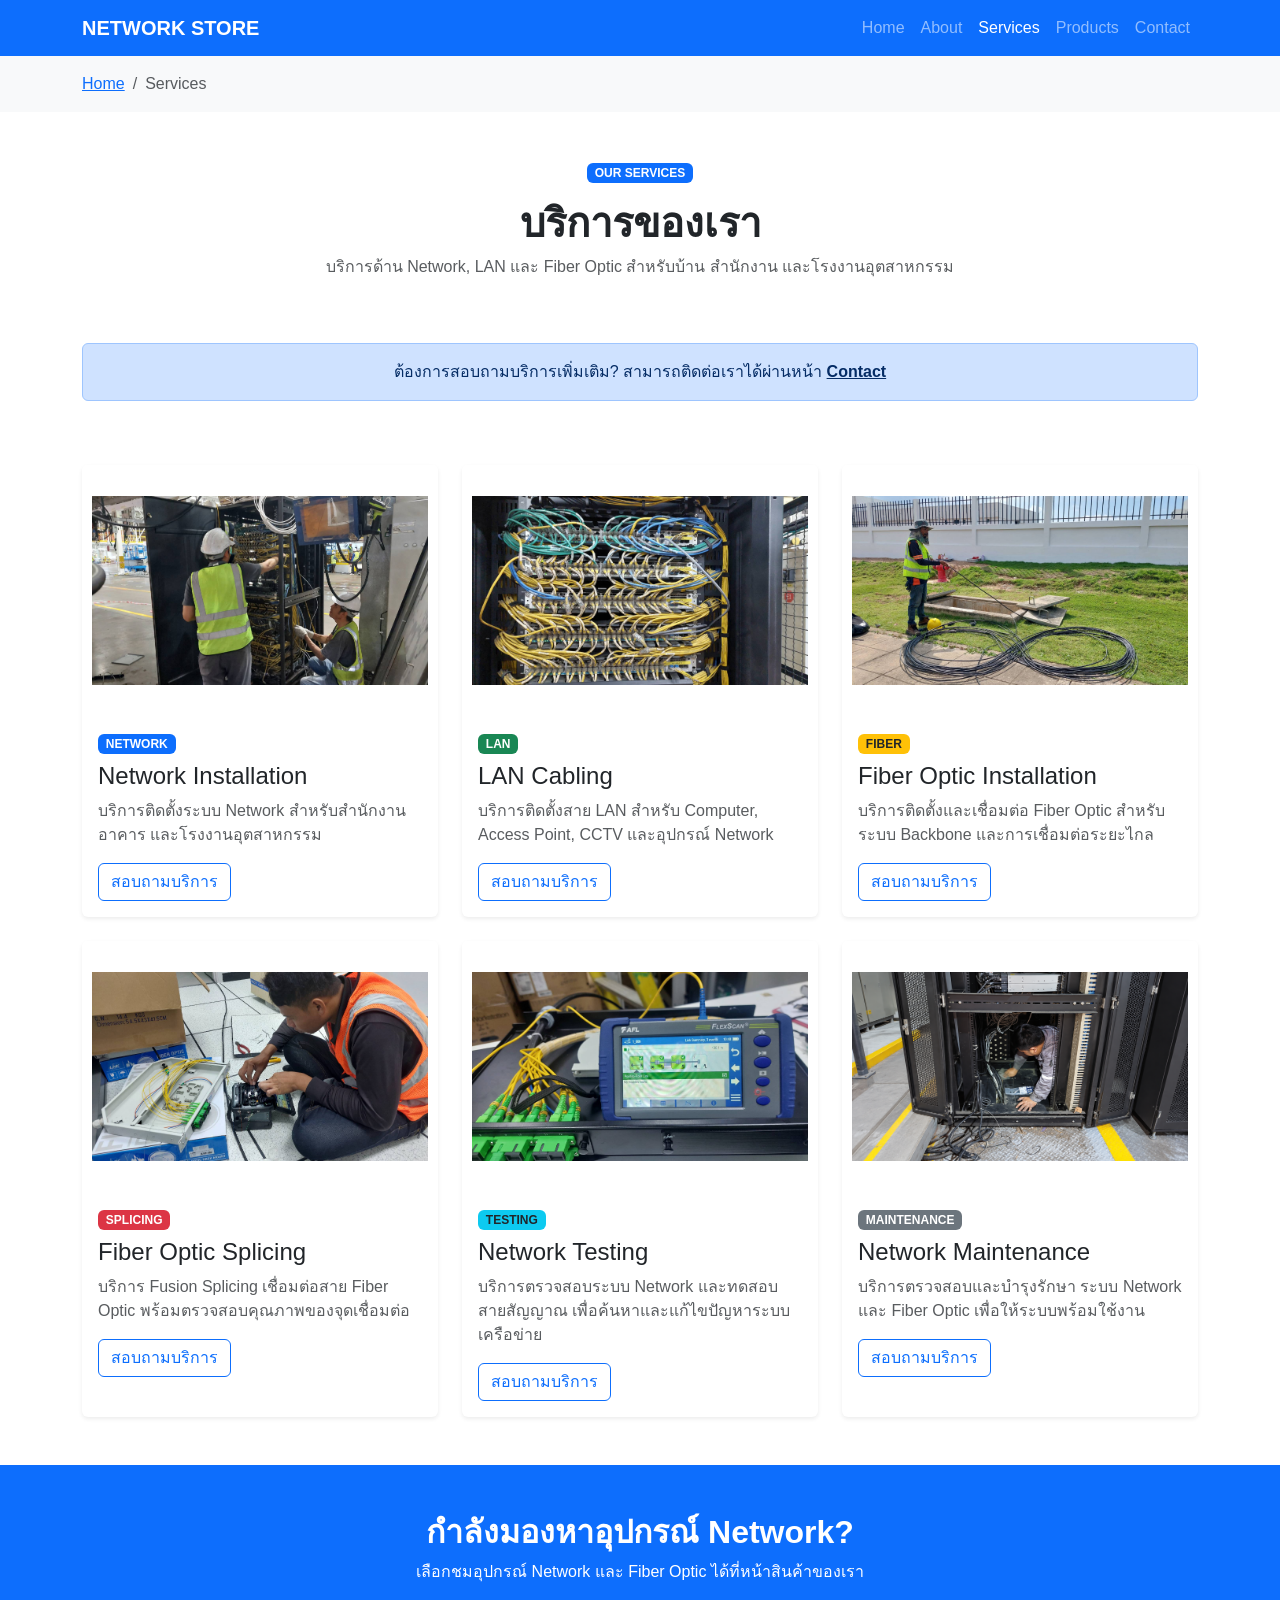
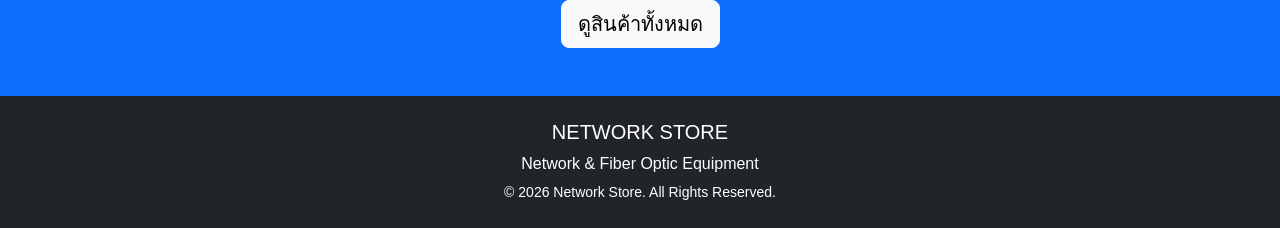
<file: services.html>
<!DOCTYPE html>
<html lang="th">

<head>

    <!-- รองรับภาษาไทย -->
    <meta charset="UTF-8">

    <!-- ทำให้เว็บไซต์ Responsive -->
    <meta name="viewport" content="width=device-width, initial-scale=1.0">

    <!-- ชื่อที่แสดงบน Tab Browser -->
    <title>Network Store | Services</title>

    <!-- เรียกใช้ Bootstrap 5 CSS ผ่าน CDN -->
    <link href="https://cdn.jsdelivr.net/npm/bootstrap@5.3.8/dist/css/bootstrap.min.css"
          rel="stylesheet">

    <!-- เรียกใช้ CSS ที่เราเขียนเอง -->
    <link rel="stylesheet" href="css/style.css">

</head>

<body>


<!-- ====================================================== -->
<!-- NAVBAR : เมนูหลักของเว็บไซต์ -->
<!-- ====================================================== -->

<nav class="navbar navbar-expand-lg navbar-dark bg-primary sticky-top">

    <div class="container">

        <!-- ชื่อเว็บไซต์ -->
        <a class="navbar-brand fw-bold" href="index.html">
            NETWORK STORE
        </a>

        <!-- ปุ่ม Hamburger สำหรับ Mobile -->
        <button class="navbar-toggler"
                type="button"
                data-bs-toggle="collapse"
                data-bs-target="#navbarMenu">

            <span class="navbar-toggler-icon"></span>

        </button>

        <!-- เมนูหลัก -->
        <div class="collapse navbar-collapse" id="navbarMenu">

            <!-- ms-auto จัดเมนูไปทางขวา -->
            <ul class="navbar-nav ms-auto">

                <li class="nav-item">
                    <a class="nav-link" href="index.html">
                        Home
                    </a>
                </li>

                <li class="nav-item">
                    <a class="nav-link" href="about.html">
                        About
                    </a>
                </li>

                <!-- active หมายถึงหน้าปัจจุบัน -->
                <li class="nav-item">
                    <a class="nav-link active" href="services.html">
                        Services
                    </a>
                </li>

                <li class="nav-item">
                    <a class="nav-link" href="product.html">
                        Products
                    </a>
                </li>

                <li class="nav-item">
                    <a class="nav-link" href="contact.html">
                        Contact
                    </a>
                </li>

            </ul>

        </div>

    </div>

</nav>


<!-- ====================================================== -->
<!-- BREADCRUMB -->
<!-- แสดงตำแหน่งหน้าปัจจุบัน Home > Services -->
<!-- ====================================================== -->

<section class="bg-light py-3">

    <div class="container">

        <nav aria-label="breadcrumb">

            <ol class="breadcrumb mb-0">

                <li class="breadcrumb-item">
                    <a href="index.html">Home</a>
                </li>

                <li class="breadcrumb-item active"
                    aria-current="page">
                    Services
                </li>

            </ol>

        </nav>

    </div>

</section>


<!-- ====================================================== -->
<!-- PAGE HEADER -->
<!-- ส่วนหัวของหน้า Services -->
<!-- ====================================================== -->

<section class="py-5 text-center">

    <div class="container">

        <!-- Badge -->
        <span class="badge bg-primary mb-3">
            OUR SERVICES
        </span>

        <!-- หัวข้อ -->
        <h1 class="fw-bold">
            บริการของเรา
        </h1>

        <!-- คำอธิบาย -->
        <p class="text-muted">

            บริการด้าน Network, LAN และ Fiber Optic
            สำหรับบ้าน สำนักงาน และโรงงานอุตสาหกรรม

        </p>

    </div>

</section>


<!-- ====================================================== -->
<!-- ALERT -->
<!-- Bootstrap Alert ใช้แสดงข้อความที่ต้องการเน้น -->
<!-- ====================================================== -->

<div class="container">

    <!--
    alert         = Bootstrap Alert
    alert-primary = Alert สี Primary
    text-center   = จัดข้อความกึ่งกลาง
    -->
    <div class="alert alert-primary text-center"
         role="alert">

        ต้องการสอบถามบริการเพิ่มเติม?
        สามารถติดต่อเราได้ผ่านหน้า
        <a href="contact.html" class="alert-link">
            Contact
        </a>

    </div>

</div>


<!-- ====================================================== -->
<!-- SERVICES -->
<!-- แสดงบริการทั้งหมด 6 รายการ -->
<!-- ====================================================== -->

<section class="py-5">

    <div class="container">

        <!--
        Bootstrap Grid
        row = สร้างแถว
        g-4 = กำหนดช่องว่างระหว่าง Card
        -->
        <div class="row g-4">


            <!-- ================================================= -->
            <!-- SERVICE 1 : Network Installation -->
            <!-- ================================================= -->

            <!--
            col-lg-4 = หน้าจอใหญ่ 4/12
                       แสดง 3 Card ต่อแถว

            col-md-6 = Tablet 6/12
                       แสดง 2 Card ต่อแถว
            -->
            <div class="col-lg-4 col-md-6">

                <div class="card h-100 shadow-sm">

                    <!-- รูปบริการ -->
                    <img src="images/service-network.jpg"
                         class="card-img-top"
                         alt="Network Installation">

                    <div class="card-body">

                        <!-- Badge -->
                        <span class="badge bg-primary mb-2">
                            NETWORK
                        </span>

                        <!-- ชื่อบริการ -->
                        <h4 class="card-title">
                            Network Installation
                        </h4>

                        <!-- รายละเอียด -->
                        <p class="card-text text-muted">

                            บริการติดตั้งระบบ Network
                            สำหรับสำนักงาน อาคาร
                            และโรงงานอุตสาหกรรม

                        </p>

                        <!-- Button ไปหน้า Contact -->
                        <a href="contact.html"
                           class="btn btn-outline-primary">

                            สอบถามบริการ

                        </a>

                    </div>

                </div>

            </div>


            <!-- ================================================= -->
            <!-- SERVICE 2 : LAN Cabling -->
            <!-- ================================================= -->

            <div class="col-lg-4 col-md-6">

                <div class="card h-100 shadow-sm">

                    <img src="images/service-lan.jpg"
                         class="card-img-top"
                         alt="LAN Cabling">

                    <div class="card-body">

                        <span class="badge bg-success mb-2">
                            LAN
                        </span>

                        <h4 class="card-title">
                            LAN Cabling
                        </h4>

                        <p class="card-text text-muted">

                            บริการติดตั้งสาย LAN
                            สำหรับ Computer, Access Point,
                            CCTV และอุปกรณ์ Network

                        </p>

                        <a href="contact.html"
                           class="btn btn-outline-primary">

                            สอบถามบริการ

                        </a>

                    </div>

                </div>

            </div>


            <!-- ================================================= -->
            <!-- SERVICE 3 : Fiber Optic -->
            <!-- ================================================= -->

            <div class="col-lg-4 col-md-6">

                <div class="card h-100 shadow-sm">

                    <img src="images/service-fiber.jpg"
                         class="card-img-top"
                         alt="Fiber Optic">

                    <div class="card-body">

                        <span class="badge bg-warning text-dark mb-2">
                            FIBER
                        </span>

                        <h4 class="card-title">
                            Fiber Optic Installation
                        </h4>

                        <p class="card-text text-muted">

                            บริการติดตั้งและเชื่อมต่อ
                            Fiber Optic สำหรับระบบ Backbone
                            และการเชื่อมต่อระยะไกล

                        </p>

                        <a href="contact.html"
                           class="btn btn-outline-primary">

                            สอบถามบริการ

                        </a>

                    </div>

                </div>

            </div>


            <!-- ================================================= -->
            <!-- SERVICE 4 : Fiber Splicing -->
            <!-- ================================================= -->

            <div class="col-lg-4 col-md-6">

                <div class="card h-100 shadow-sm">

                    <img src="images/service-splicing.jpg"
                         class="card-img-top"
                         alt="Fiber Splicing">

                    <div class="card-body">

                        <span class="badge bg-danger mb-2">
                            SPLICING
                        </span>

                        <h4 class="card-title">
                            Fiber Optic Splicing
                        </h4>

                        <p class="card-text text-muted">

                            บริการ Fusion Splicing
                            เชื่อมต่อสาย Fiber Optic
                            พร้อมตรวจสอบคุณภาพของจุดเชื่อมต่อ

                        </p>

                        <a href="contact.html"
                           class="btn btn-outline-primary">

                            สอบถามบริการ

                        </a>

                    </div>

                </div>

            </div>


            <!-- ================================================= -->
            <!-- SERVICE 5 : Network Testing -->
            <!-- ================================================= -->

            <div class="col-lg-4 col-md-6">

                <div class="card h-100 shadow-sm">

                    <img src="images/service-testing.jpg"
                         class="card-img-top"
                         alt="Network Testing">

                    <div class="card-body">

                        <span class="badge bg-info text-dark mb-2">
                            TESTING
                        </span>

                        <h4 class="card-title">
                            Network Testing
                        </h4>

                        <p class="card-text text-muted">

                            บริการตรวจสอบระบบ Network
                            และทดสอบสายสัญญาณ
                            เพื่อค้นหาและแก้ไขปัญหาระบบเครือข่าย

                        </p>

                        <a href="contact.html"
                           class="btn btn-outline-primary">

                            สอบถามบริการ

                        </a>

                    </div>

                </div>

            </div>


            <!-- ================================================= -->
            <!-- SERVICE 6 : Maintenance -->
            <!-- ================================================= -->

            <div class="col-lg-4 col-md-6">

                <div class="card h-100 shadow-sm">

                    <img src="images/service-maintenance.jpg"
                         class="card-img-top"
                         alt="Network Maintenance">

                    <div class="card-body">

                        <span class="badge bg-secondary mb-2">
                            MAINTENANCE
                        </span>

                        <h4 class="card-title">
                            Network Maintenance
                        </h4>

                        <p class="card-text text-muted">

                            บริการตรวจสอบและบำรุงรักษา
                            ระบบ Network และ Fiber Optic
                            เพื่อให้ระบบพร้อมใช้งาน

                        </p>

                        <a href="contact.html"
                           class="btn btn-outline-primary">

                            สอบถามบริการ

                        </a>

                    </div>

                </div>

            </div>


        </div>

    </div>

</section>


<!-- ====================================================== -->
<!-- CALL TO ACTION -->
<!-- ชักชวนผู้ใช้งานไปดูสินค้า -->
<!-- ====================================================== -->

<section class="bg-primary text-white py-5">

    <div class="container text-center">

        <h2 class="fw-bold">
            กำลังมองหาอุปกรณ์ Network?
        </h2>

        <p>
            เลือกชมอุปกรณ์ Network และ Fiber Optic
            ได้ที่หน้าสินค้าของเรา
        </p>

        <!-- ปุ่มไปหน้า Products -->
        <a href="product.html"
           class="btn btn-light btn-lg">

            ดูสินค้าทั้งหมด

        </a>

    </div>

</section>


<!-- ====================================================== -->
<!-- FOOTER -->
<!-- ====================================================== -->

<footer class="bg-dark text-white py-4">

    <div class="container text-center">

        <h5>
            NETWORK STORE
        </h5>

        <p class="mb-1">
            Network & Fiber Optic Equipment
        </p>

        <small>
            © 2026 Network Store. All Rights Reserved.
        </small>

    </div>

</footer>


<!-- ====================================================== -->
<!-- BOOTSTRAP JAVASCRIPT -->
<!-- ====================================================== -->

<!--
JavaScript Bundle ของ Bootstrap
ใช้สำหรับ Component ที่มี Interaction
เช่น Navbar, Modal, Accordion และ Carousel
-->
<script src="https://cdn.jsdelivr.net/npm/bootstrap@5.3.8/dist/js/bootstrap.bundle.min.js">
</script>


</body>
</html>
</file>
<file: css/style.css>
body {
    font-family: Arial, sans-serif;
}

.hero-section {
    background: linear-gradient(135deg, #003366, #0066cc);
    color: white;
    padding: 80px 0;
}

.hero-section h1 {
    font-size: 4rem;
}

.card {
    transition: 0.3s;
    border: none;
}

.card:hover {
    transform: translateY(-8px);
}

/* =========================================================
   รูปสินค้าใน Card
   ========================================================= */

.card-img-top {
    width: 100%;
    height: 250px;

    /* แสดงรูปสินค้าให้ครบ ไม่ตัดส่วนของภาพ */
    object-fit: contain;

    /* เพิ่มพื้นที่รอบรูปสินค้า */
    padding: 10px;

    /* กำหนดพื้นหลังเป็นสีขาว */
    background-color: #ffffff;
}

footer {
    margin-top: 0;
}

@media (max-width: 768px) {

    .hero-section {
        padding: 50px 0;
        text-align: center;
    }

    .hero-section h1 {
        font-size: 2.5rem;
    }
}
/* =========================================================
   CAROUSEL
   ปรับขนาดรูปภาพภายใน Carousel ให้เท่ากัน
   ========================================================= */

.carousel-image {
    height: 450px;

    /* ทำให้รูปเต็มพื้นที่โดยไม่บีบสัดส่วน */
    object-fit: cover;
}


/* เพิ่มเงาดำหลังข้อความบน Carousel
   เพื่อให้ข้อความอ่านง่ายเมื่ออยู่บนรูปภาพ */
.carousel-caption {
    text-shadow: 2px 2px 5px black;
}


/* =========================================================
   RESPONSIVE
   เมื่อหน้าจอเล็กกว่า 768px เช่น Mobile
   ลดความสูงของ Carousel
   ========================================================= */

@media (max-width: 768px) {

    .carousel-image {
        height: 250px;
    }

}

/* เพิ่มระยะห่างด้านบนเพื่อไม่ให้ Navbar บังเนื้อหา */
.contact-header {
    padding-top: 60px;
}
</file>
